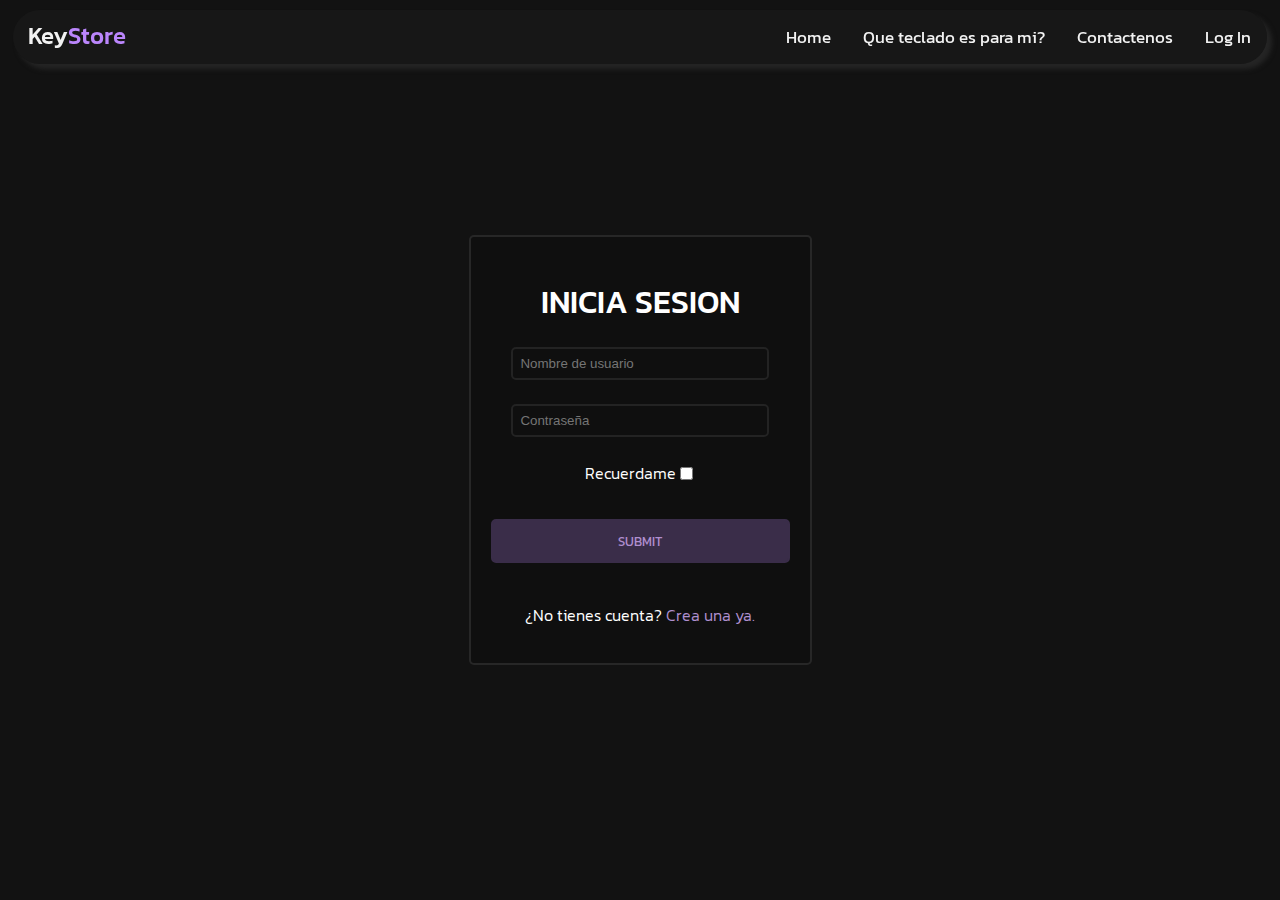
<file: login/index.html>
<!DOCTYPE html>
<html lang="en">
  <head>
    <meta charset="UTF-8" />
    <meta name="viewport" content="width=device-width, initial-scale=1.0" />
    <link rel="stylesheet" href="../style.css" />
    <link rel="stylesheet" href="../navbar.css" />
    <link rel="stylesheet" href="./login-style.css" />
    <title>Login - KeyStore</title>
  </head>
  <body>
    <header>
      <div class="topnav">
        <a href="../"
          ><h1>Key<span style="color: #bb86fc">Store</span></h1></a
        >
        <section>
          <section>
            <a class="activo" href="../">Home</a>
            <a href="../ayuda">Que teclado es para mi?</a>
            <a href="../contact">Contactenos</a>
            <a href="../login">Log In</a>
          </section>
        </section>
      </div>
    </header>

    <div class="loginbox">
      <form action="./login.php" method="post">
        <div>
          <h1>INICIA SESION</h1>

          <!-- <label for="user">Nombre de usuario:</label> -->
          <input
            placeholder="Nombre de usuario"
            type="text"
            id="user"
            name="username"
          /><br />
          <!-- <label for="pass">Contraseña:</label> -->
          <input
            placeholder="Contraseña"
            type="password"
            id="pass"
            name="password"
          /><br />

          <label style="font-weight: 300" for="privacyAgree"
            >Recuerdame
            <input type="checkbox" name="privacyAgree" id="privacyAgree" />
          </label>
          <br />

          <input class="button" type="Submit" value="SUBMIT" /> <br />
          <p>¿No tienes cuenta? <a href="../signup">Crea una ya.</a></p>
        </div>
      </form>
    </div>
  </body>
</html>
</file>
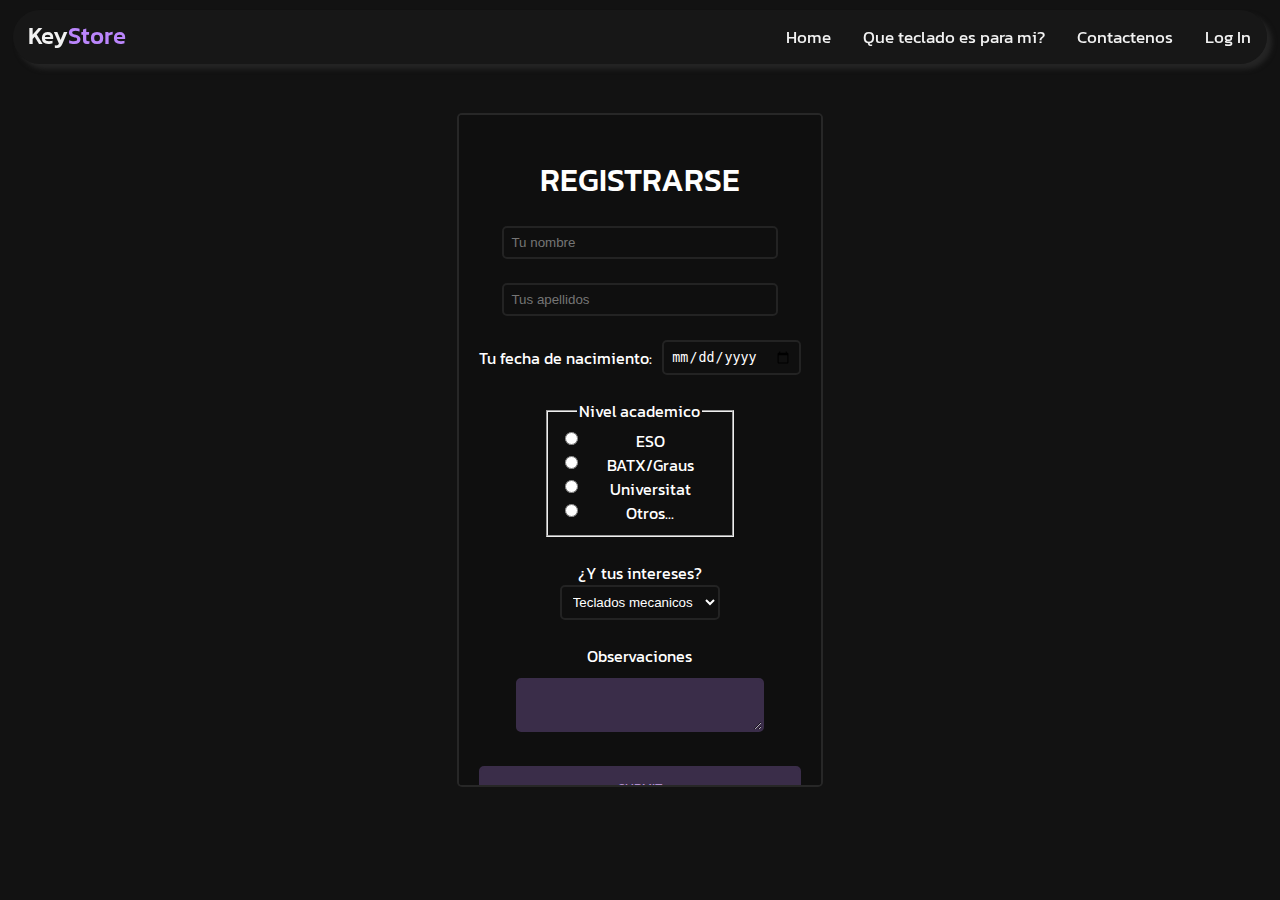
<file: signup/index.html>
<!DOCTYPE html>
<html lang="en">
  <head>
    <meta charset="UTF-8" />
    <meta name="viewport" content="width=device-width, initial-scale=1.0" />
    <link rel="stylesheet" href="../style.css" />
    <link rel="stylesheet" href="../navbar.css" />
    <link rel="stylesheet" href="./signup-style.css" />
    <title>Sign Up - KeyStore</title>
  </head>
  <body>
    <header>
      <div class="topnav">
        <a href="../"
          ><h1>Key<span style="color: #bb86fc">Store</span></h1></a
        >
        <section>
          <section>
            <a class="activo" href="../">Home</a>
            <a href="../ayuda">Que teclado es para mi?</a>
            <a href="../contact">Contactenos</a>
            <a href="../login">Log In</a>
          </section>
        </section>
      </div>
    </header>

    <div class="loginbox">
      <form action="../login/login.php" method="post">
        <div>
          <h1>REGISTRARSE</h1>

          <!-- <label for="user">Nombre de usuario:</label> -->
          <input
            placeholder="Tu nombre"
            type="text"
            id="nombre"
            name="nombre"
          /><br />
          <!-- <label for="pass">Contraseña:</label> -->
          <input
            placeholder="Tus apellidos"
            type="text"
            id="apellidos"
            name="apellidos"
          /><br />
          <span style="display: flex; gap: 10px; align-items: center">
            <label for="naixement">Tu fecha de nacimiento:</label>
            <input type="date" name="naixement" id="naixement" />
          </span>
          <br />

          <fieldset style="width: 50%">
            <legend>Nivel academico</legend>
            <label for="eso"
              >ESO
              <input type="radio" name="academico" id="eso" />
            </label>
            <br />
            <label for="batx"
              >BATX/Graus
              <input type="radio" name="academico" id="batx" />
            </label>
            <br />
            <label for="uni"
              >Universitat
              <input type="radio" name="academico" id="uni" />
            </label>
            <br />
            <label for="otros"
              >Otros...
              <input type="radio" name="academico" id="otros" />
            </label>
            <br />
          </fieldset>
          <br />

          <label for="intereses">¿Y tus intereses?</label>
          <select name="intereses" id="intereses">
            <option value="inter1">Teclados mecanicos</option>
            <option value="inter2">Teclados de membrana</option>
            <option value="inter3">Modding de teclados</option>
            <option value="inter4">Teclados Custom</option>
            <option value="inter5">Teclados DIY</option>
          </select>
          <br />
          <label for="texto">Observaciones</label>
          <textarea
            name="texto"
            id="texto"
            cols="10"
            rows="10"
            maxlength="50"
          ></textarea>
          <br />
          <input class="button" type="Submit" value="SUBMIT" />
          <input type="reset" value="RESET" class="secondarybutton" />

          <p>¿Tienes cuenta? <a href="../login">Entra ya.</a></p>
        </div>
      </form>
    </div>
  </body>
</html>
</file>
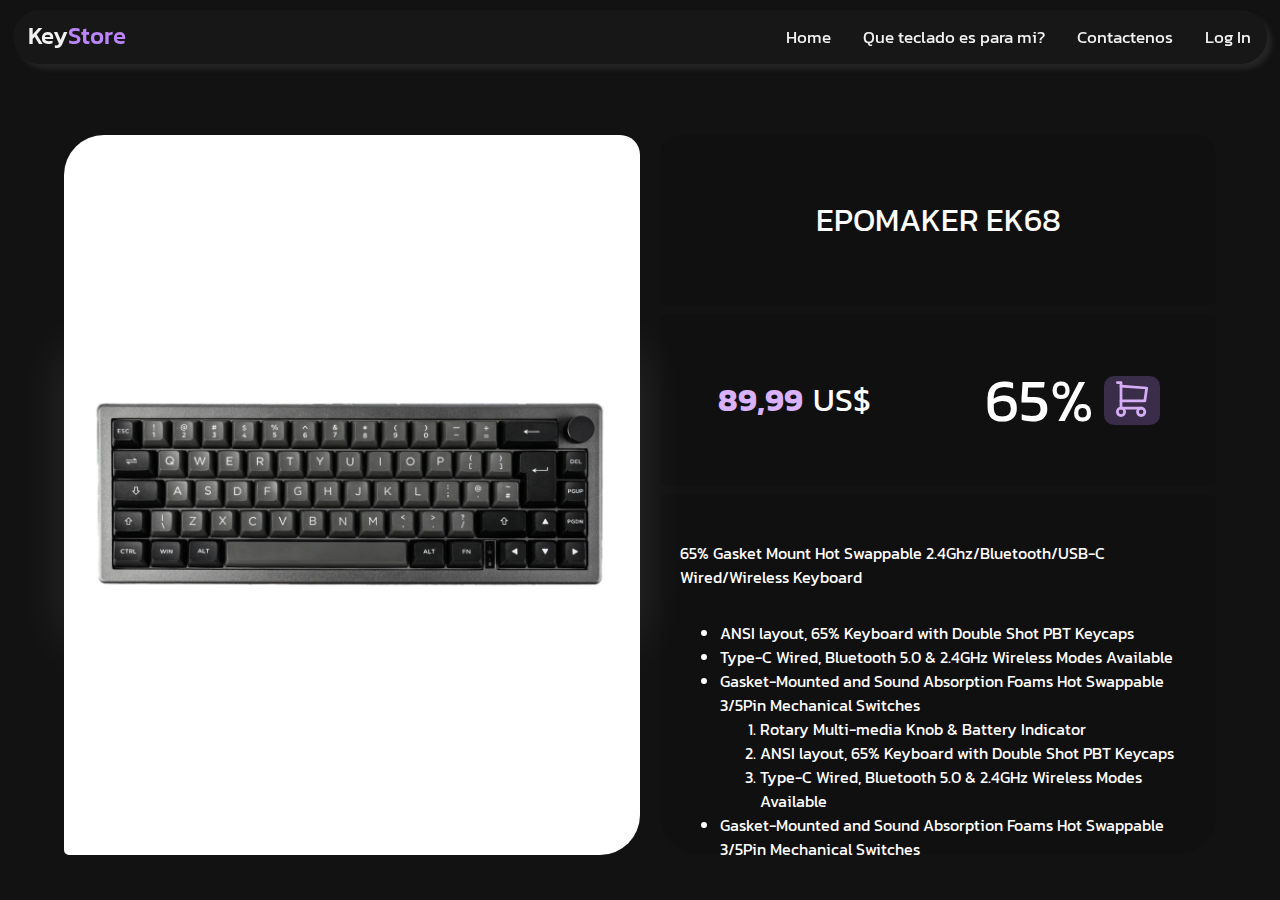
<file: Productos/teclado1.html>
<!DOCTYPE html>
<html lang="en">
  <head>
    <meta charset="UTF-8" />
    <meta name="viewport" content="width=device-width, initial-scale=1.0" />
    <link rel="stylesheet" href="./teclado1.css" />
    <link rel="stylesheet" href="../navbar.css">
    <title>KeyStore - Keyboard Shop</title>
  </head>
  <body>
    <header>
      <div class="topnav">
        <a href="../"><h1>Key<span style="color: #bb86fc">Store</span></h1></a>
        <section>
          <section>
            <a class="activo" href="../">Home</a>
            <a href="../ayuda">Que teclado es para mi?</a>
            <a href="../contact">Contactenos</a>
            <a href="../login">Log In</a>
          </section>
        </section>
      </div>
    </header>
    <div class="parent">
      <div class="div1">
        <div class="sombra"></div>
        
            <img
              class=""
              src="../static/teclado1.webp"
              alt="EPOMAKER EK68"
            />
        
      </div>
      <div class="div2">EPOMAKER EK68</div>
      <div class="div3"><b style="color:#dab1fc; padding-right: 10px;">89,99</b>US$</div>
      <div class="div4">65%
        <button>
          <a href="">
        <svg xmlns="http://www.w3.org/2000/svg" class="icon icon-tabler icon-tabler-shopping-cart" width="44" height="44" viewBox="0 0 24 24" stroke-width="1.5" stroke="#d6aef5" fill="none" stroke-linecap="round" stroke-linejoin="round">
  <path stroke="none" d="M0 0h24v24H0z" fill="none"/>
  <path d="M6 19m-2 0a2 2 0 1 0 4 0a2 2 0 1 0 -4 0" />
  <path d="M17 19m-2 0a2 2 0 1 0 4 0a2 2 0 1 0 -4 0" />
  <path d="M17 17h-11v-14h-2" />
  <path d="M6 5l14 1l-1 7h-13" />
</svg>
  
</a></button>
      </div>
      <div class="div5">
        <p style="padding-top: 10%;">
          65% Gasket Mount Hot Swappable 2.4Ghz/Bluetooth/USB-C Wired/Wireless
        Keyboard</p>
        <div>
        <ul>
          <li>ANSI layout, 65% Keyboard with Double Shot PBT Keycaps </li>
          <li>Type-C Wired, Bluetooth 5.0 & 2.4GHz Wireless Modes Available</li>
          <li>Gasket-Mounted and Sound Absorption Foams Hot Swappable 3/5Pin Mechanical Switches</li>
          <ol>
            <li>Rotary Multi-media Knob & Battery Indicator</li>
            <li>ANSI layout, 65% Keyboard with Double Shot PBT Keycaps </li>
            <li>Type-C Wired, Bluetooth 5.0 & 2.4GHz Wireless Modes Available</li>
          </ol>
          <li>Gasket-Mounted and Sound Absorption Foams Hot Swappable 3/5Pin Mechanical Switches</li>
        <ul>
      </div>
      </div>
    </div>
  </body>
</html>
</file>
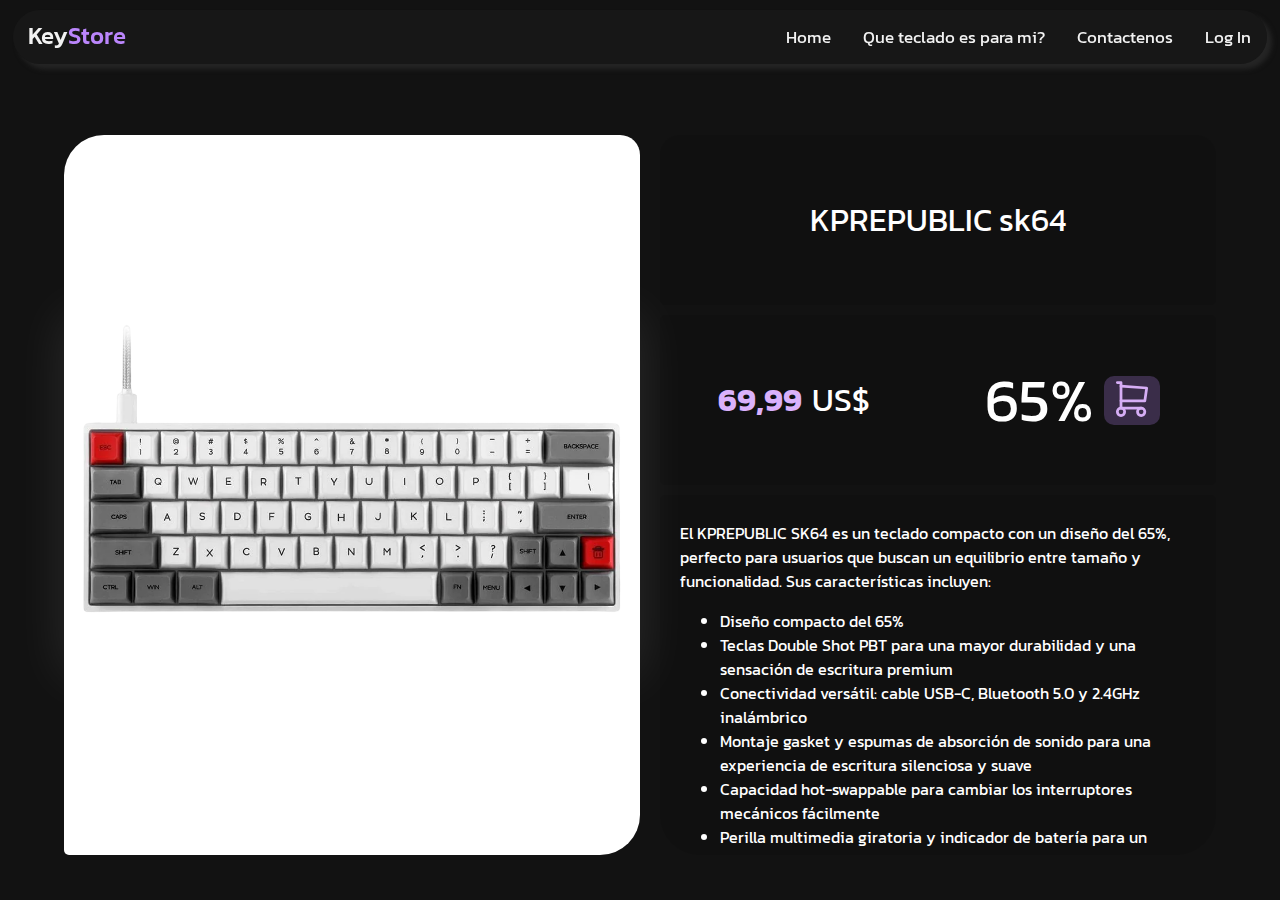
<file: Productos/teclado2.html>
<!DOCTYPE html>
<html lang="en">
  <head>
    <meta charset="UTF-8" />
    <meta name="viewport" content="width=device-width, initial-scale=1.0" />
    <link rel="stylesheet" href="./teclado2.css" />
    <link rel="stylesheet" href="../navbar.css" />
    <title>KeyStore - Keyboard Shop</title>
  </head>
  <body>
    <header>
      <div class="topnav">
        <a href="../"
          ><h1>Key<span style="color: #bb86fc">Store</span></h1></a
        >
        <section>
          <section>
            <a class="activo" href="../">Home</a>
            <a href="../ayuda">Que teclado es para mi?</a>
            <a href="../contact">Contactenos</a>
            <a href="../login">Log In</a>
          </section>
        </section>
      </div>
    </header>
    <div class="parent">
      <div class="div1">
        <div class="sombra"></div>

        <img class="" src="../static/teclado2.webp" alt="EPOMAKER EK68" />
      </div>
      <div class="div2">KPREPUBLIC sk64</div>
      <div class="div3">
        <b style="color: #dab1fc; padding-right: 10px">69,99</b>US$
      </div>
      <div class="div4">
        65%
        <button>
          <a href="">
            <svg
              xmlns="http://www.w3.org/2000/svg"
              class="icon icon-tabler icon-tabler-shopping-cart"
              width="44"
              height="44"
              viewBox="0 0 24 24"
              stroke-width="1.5"
              stroke="#d6aef5"
              fill="none"
              stroke-linecap="round"
              stroke-linejoin="round"
            >
              <path stroke="none" d="M0 0h24v24H0z" fill="none" />
              <path d="M6 19m-2 0a2 2 0 1 0 4 0a2 2 0 1 0 -4 0" />
              <path d="M17 19m-2 0a2 2 0 1 0 4 0a2 2 0 1 0 -4 0" />
              <path d="M17 17h-11v-14h-2" />
              <path d="M6 5l14 1l-1 7h-13" />
            </svg>
          </a>
        </button>
      </div>
      <div class="div5">
        <p style="padding-top: 10%">
          65% Gasket Mount Hot Swappable 2.4Ghz/Bluetooth/USB-C Wired/Wireless
          Keyboard
        </p>
        <div>
          <p>
            El KPREPUBLIC SK64 es un teclado compacto con un diseño del 65%,
            perfecto para usuarios que buscan un equilibrio entre tamaño y
            funcionalidad. Sus características incluyen:
          </p>
          <ul>
            <li>Diseño compacto del 65%</li>
            <li>
              Teclas Double Shot PBT para una mayor durabilidad y una sensación
              de escritura premium
            </li>
            <li>
              Conectividad versátil: cable USB-C, Bluetooth 5.0 y 2.4GHz
              inalámbrico
            </li>
            <li>
              Montaje gasket y espumas de absorción de sonido para una
              experiencia de escritura silenciosa y suave
            </li>
            <li>
              Capacidad hot-swappable para cambiar los interruptores mecánicos
              fácilmente
            </li>
            <li>
              Perilla multimedia giratoria y indicador de batería para un
              control conveniente y una fácil gestión de la energía
            </li>
          </ul>
          <p>
            Ya sea que estés trabajando en tu escritorio o moviéndote, el
            KPREPUBLIC SK64 te ofrece la flexibilidad y el rendimiento que
            necesitas en un teclado compacto y elegante.
          </p>
        </div>
      </div>
    </div>
  </body>
</html>
</file>
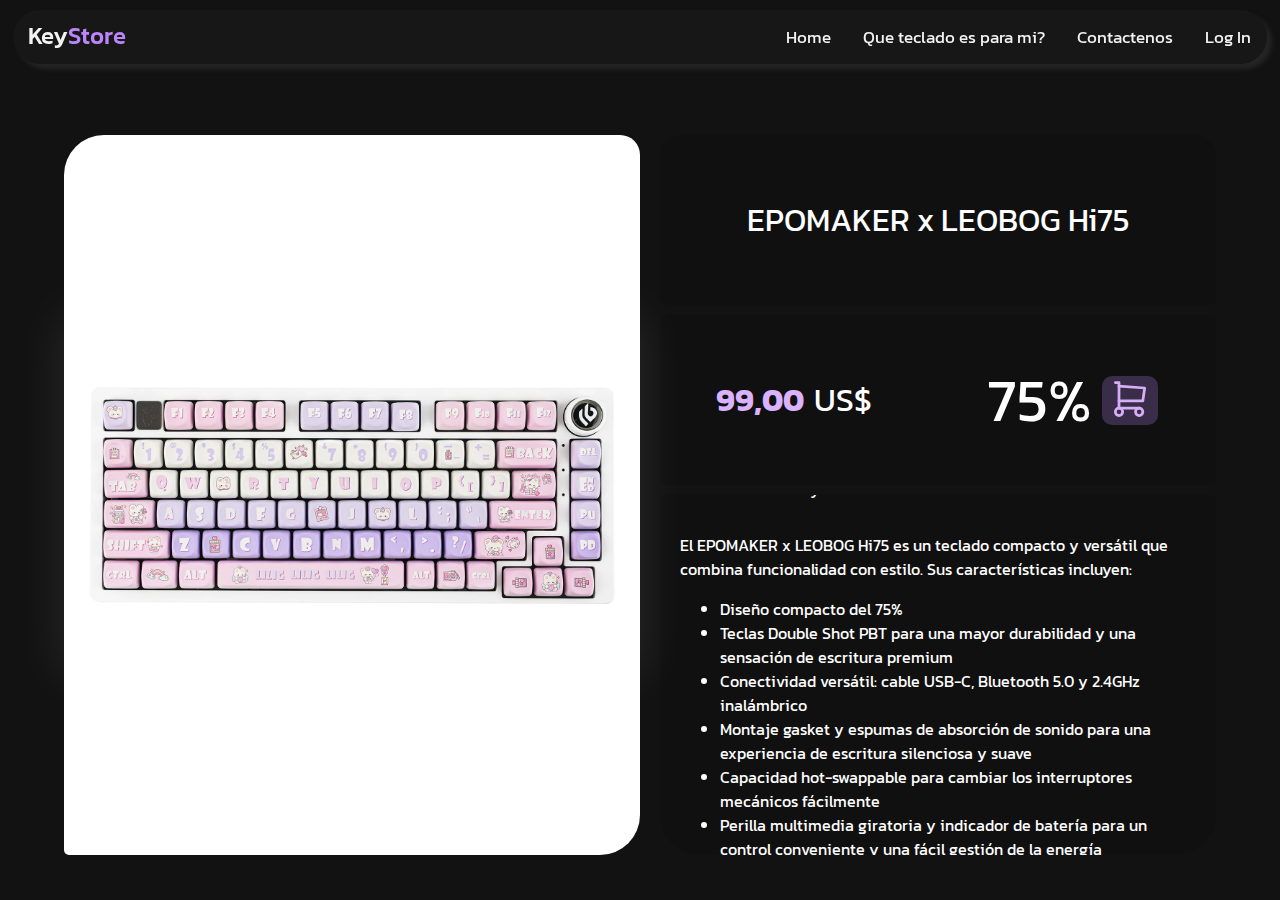
<file: Productos/teclado3.html>
<!DOCTYPE html>
<html lang="en">
  <head>
    <meta charset="UTF-8" />
    <meta name="viewport" content="width=device-width, initial-scale=1.0" />
    <link rel="stylesheet" href="./teclado3.css" />
    <link rel="stylesheet" href="../navbar.css" />
    <title>KeyStore - Keyboard Shop</title>
  </head>
  <body>
    <header>
      <div class="topnav">
        <a href="../"
          ><h1>Key<span style="color: #bb86fc">Store</span></h1></a
        >
        <section>
          <section>
            <a class="activo" href="../">Home</a>
            <a href="../ayuda">Que teclado es para mi?</a>
            <a href="../contact">Contactenos</a>
            <a href="../login">Log In</a>
          </section>
        </section>
      </div>
    </header>
    <div class="parent">
      <div class="div1">
        <div class="sombra"></div>

        <img class="" src="../static/teclado3.webp" alt="EPOMAKER EK68" />
      </div>
      <div class="div2">EPOMAKER x LEOBOG Hi75</div>
      <div class="div3">
        <b style="color: #dab1fc; padding-right: 10px">99,00</b>US$
      </div>
      <div class="div4">
        75%
        <button>
          <a href="">
            <svg
              xmlns="http://www.w3.org/2000/svg"
              class="icon icon-tabler icon-tabler-shopping-cart"
              width="44"
              height="44"
              viewBox="0 0 24 24"
              stroke-width="1.5"
              stroke="#d6aef5"
              fill="none"
              stroke-linecap="round"
              stroke-linejoin="round"
            >
              <path stroke="none" d="M0 0h24v24H0z" fill="none" />
              <path d="M6 19m-2 0a2 2 0 1 0 4 0a2 2 0 1 0 -4 0" />
              <path d="M17 19m-2 0a2 2 0 1 0 4 0a2 2 0 1 0 -4 0" />
              <path d="M17 17h-11v-14h-2" />
              <path d="M6 5l14 1l-1 7h-13" />
            </svg>
          </a>
        </button>
      </div>
      <div class="div5">
        <p style="padding-top: 10%">
          65% Gasket Mount Hot Swappable 2.4Ghz/Bluetooth/USB-C Wired/Wireless
          Keyboard
        </p>
        <div>
          <p>
            El EPOMAKER x LEOBOG Hi75 es un teclado compacto y versátil que
            combina funcionalidad con estilo. Sus características incluyen:
          </p>
          <ul>
            <li>Diseño compacto del 75%</li>
            <li>
              Teclas Double Shot PBT para una mayor durabilidad y una sensación
              de escritura premium
            </li>
            <li>
              Conectividad versátil: cable USB-C, Bluetooth 5.0 y 2.4GHz
              inalámbrico
            </li>
            <li>
              Montaje gasket y espumas de absorción de sonido para una
              experiencia de escritura silenciosa y suave
            </li>
            <li>
              Capacidad hot-swappable para cambiar los interruptores mecánicos
              fácilmente
            </li>
            <li>
              Perilla multimedia giratoria y indicador de batería para un
              control conveniente y una fácil gestión de la energía
            </li>
          </ul>
          <p>
            Ya sea que estés trabajando en tu escritorio o moviéndote, el
            EPOMAKER x LEOBOG Hi75 te ofrece la flexibilidad y el rendimiento
            que necesitas en un teclado compacto y elegante.
          </p>
        </div>
      </div>
    </div>
  </body>
</html>
</file>
<file: style.css>
@import url("https://fonts.googleapis.com/css2?family=Kanit:ital,wght@0,100;0,200;0,300;0,400;0,500;0,600;0,700;0,800;0,900;1,100;1,200;1,300;1,400;1,500;1,600;1,700;1,800;1,900&display=swap");
@import url("https://fonts.googleapis.com/css2?family=Inter:wght@100..900&display=swap");

html {
  scroll-behavior: smooth;
}

body {
  margin: 0;
  font-family: "Kanit", sans-serif;
  background-color: #121212;
  color: white;
}

/* Right column */
.rightcolumn {
  float: left;
  width: 25%;
  background-color: #f1f1f1;
  padding-left: 20px;
}

/* Fake image */
.fakeimg {
  background-color: #aaa;
  width: 100%;
  padding: 20px;
}

/* Add a card effect for articles */
.card {
  background-color: white;
  padding: 20px;
  margin-top: 20px;
}

/* Clear floats after the columns */
.row::after {
  content: "";
  display: table;
  clear: both;
}

/* Footer */
.footer {
  padding: 20px;
  text-align: center;
  background: #ddd;
  margin-top: 20px;
}

/* Responsive layout - when the screen is less than 800px wide, make the two columns stack on top of each other instead of next to each other */
@media screen and (max-width: 800px) {
  .leftcolumn,
  .rightcolumn {
    width: 100%;
    padding: 0;
  }
}

/* Responsive layout - when the screen is less than 400px wide, make the navigation links stack on top of each other instead of next to each other */
@media screen and (max-width: 400px) {
  .topnav a {
    float: none;
    width: 100%;
  }
}

/* Add a black background color to the top navigation */
.topnav {
  background-color: #333;
  overflow: hidden;
}

/* Style the links inside the navigation bar */
.topnav a {
  float: left;
  color: #f2f2f2;
  text-align: center;
  padding: 14px 16px;
  text-decoration: none;
  font-size: 17px;
}

/* Change the color of links on hover */
.topnav a:hover {
  background-color: #ddd;
  color: black;
}

/* Add a color to the active/current link */
.topnav a.active {
  background-color: #04aa6d;
  color: white;
}
</file>
<file: navbar.css>
@import url("https://fonts.googleapis.com/css2?family=Kanit:ital,wght@0,100;0,200;0,300;0,400;0,500;0,600;0,700;0,800;0,900;1,100;1,200;1,300;1,400;1,500;1,600;1,700;1,800;1,900&display=swap");
@import url("https://fonts.googleapis.com/css2?family=Inter:wght@100..900&display=swap");

body::-webkit-scrollbar {
  width: 5px; /* width of the entire scrollbar */
}

body::-webkit-scrollbar-track {
  background: transparent; /* color of the tracking area */
}

body::-webkit-scrollbar-thumb {
  background-color: #dab1fc; /* color of the scroll thumb */
  border-radius: 20px; /* roundness of the scdiv5*/
}

body {
  margin: 0;
}

header {
  z-index: 999999;
  position: fixed;
  display: flex;
  width: 100%;
  margin: auto;
  top: 0;
  justify-content: center;
}

.topnav {
  z-index: 9999999999999;
  position: relative;
  width: 98%;
  font-family: "Kanit", sans-serif;
  background-color: rgb(37, 37, 37, 0.3);
  box-shadow: 5px 5px 5px rgb(37, 37, 37, 1);
  overflow: hidden;
  border-radius: 50px;
  margin-top: 10px;
}

h1 {
  font-family: "Kanit", sans-serif;
  font-weight: 500;
  font-style: normal;
  text-shadow: none;
}
.topnav > a > h1 {
  position: absolute;
  top: 8px;
  left: 15px;
  bottom: 0;
  margin: auto;
  font-size: 24px !important;
  font-family: "Kanit", sans-serif;
  font-weight: 500;
  font-style: normal;
  text-shadow: none;
}

.topnav > section {
  float: right;
}

/* Style the links inside the navigation bar */
.topnav a {
  float: left;
  color: #f2f2f2;
  background-color: transparent !important;
  transition: background-color 0.5s ease-in-out, color 0.2s ease-in-out;
  text-align: center;
  padding: 14px 16px !important;
  text-decoration: none;
  font-size: 17px;
}

/* Change the color of links on hover */
.topnav > section > section > a:hover {
  background: linear-gradient(
    90deg,
    rgba(221, 221, 221, 1) 30%,
    rgba(204, 201, 201, 1) 48%,
    rgba(154, 153, 153, 1) 76%
  );

  box-shadow: 0px 0px 10px rgba(154, 153, 153, 1);

  color: black;
}

/* Add a color to the active/current link */
.topnav > a:active {
  background-color: #222222;
  color: white;
}
</file>
<file: login/login-style.css>
html {
  background: #121212;
  background-size: cover;
  background-repeat: no-repeat;
  width: 100%;
  height: 100%;
}

body {
  color: white;
  accent-color: #bb86fc;
}

.loginbox h1 {
  font-weight: 500;
  padding: 0 50px;
}

p {
  font-weight: 300;
}

a {
  color: #b08fcf;
  text-decoration: none;
}

.loginbox {
  text-align: center;
  margin-top: 10%;
}

@keyframes mymove {
  50% {
    box-shadow: 0px 0px 200px rgba(176, 143, 207, 0.105);
  }
}

.loginbox > form {
  background-color: #0f0f0f;
  border-radius: 5px;
  border: 2px solid rgba(255, 255, 255, 0.1);
  position: absolute;
  width: fit-content;
  height: fit-content;
  padding: 20px;
  inset: 0;
  margin: auto;
  animation: mymove 7s ease-out infinite;
}

form > div > label {
  display: flex;
  align-items: center;
}

.loginbox > form > div {
  display: flex;
  flex-direction: column;
  justify-content: center;
  align-items: center;
  margin: auto;
}

input[type="text"],
input[type="password"] {
  color: white;
  background-color: rgba(0, 0, 0, 0);
  width: 80%;
  padding: 7px;
  border: #232323 2px solid;
  border-radius: 5px;
  font-weight: 300;
}

input[type="submit"] {
  font-family: "Kanit", sans-serif;
  font-size: smaller;
  color: #b08fcf;
  background-color: rgb(58, 45, 73);
  width: 100%;
  padding: 10px;
  margin-top: 10px;
  border: rgb(58, 45, 73) 2px solid;
  border-radius: 5px;
  transition: border 0.5s ease-in-out;
  cursor: pointer;
}

input[type="submit"]:hover {
  border: #b08fcf 2px solid;
  background-color: 303030;
}
</file>
<file: signup/signup-style.css>
.loginbox > form::-webkit-scrollbar {
  width: 5px; /* width of the entire scrollbar */
}

.loginbox > form::-webkit-scrollbar-track {
  background: transparent; /* color of the tracking area */
}

.loginbox > form::-webkit-scrollbar-thumb {
  background-color: rgb(103, 103, 103); /* color of the scroll thumb */
  border-radius: 20px; /* roundness of the scroll thumb */
}

html {
  background: #121212;
  background-size: cover;
  background-repeat: no-repeat;
  width: 100%;
  height: 100%;
}

body {
  color: white;
  accent-color: #bb86fc;
}

.loginbox h1 {
  font-weight: 500;
  padding: 0 50px;
}

p {
  font-weight: 300;
}

a {
  color: #b08fcf;
  text-decoration: none;
}

.loginbox {
  text-align: center;
  margin-top: 10%;
}

@keyframes mymove {
  50% {
    box-shadow: 0px 0px 200px rgba(176, 143, 207, 0.105);
  }
}

.loginbox > form {
  height: 70vh;
  overflow-y: scroll;
  background-color: #0f0f0f;
  border-radius: 5px;
  border: 2px solid rgba(255, 255, 255, 0.1);
  position: absolute;
  width: fit-content;

  padding: 20px;
  inset: 0;
  margin: auto;
  animation: mymove 7s ease-out infinite;
}

.loginbox > form > div {
  display: flex;
  flex-direction: column;
  justify-content: center;
  align-items: center;
  margin: auto;
}

input[type="date"] {
  width: fit-content !important;
}

input[type="text"],
input[type="password"] {
  color: white;
  background-color: rgba(0, 0, 0, 0);
  width: 80%;
  padding: 7px;
  border: #232323 2px solid;
  border-radius: 5px;
  font-weight: 300;
}

input[type="date"] {
  color: white;
  background-color: rgba(0, 0, 0, 0);
  width: 30%;
  padding: 7px;
  border: #232323 2px solid;
  border-radius: 5px;
  font-weight: 300;
}

select {
  color: white;
  background-color: rgba(0, 0, 0, 0);
  width: 50%;
  padding: 7px;
  border: #232323 2px solid;
  border-radius: 5px;
  font-weight: 300;
  option {
    background-color: #121212;
    color: white;
  }
}

input[type="submit"] {
  font-family: "Kanit", sans-serif;
  font-size: smaller;
  color: #b08fcf;
  background-color: rgb(58, 45, 73);
  width: 100%;
  padding: 10px;
  margin-top: 10px;
  border: rgb(58, 45, 73) 2px solid;
  border-radius: 5px;
  transition: border 0.5s ease-in-out;
  cursor: pointer;
}

.secondarybutton {
  font-family: "Kanit", sans-serif;
  font-size: smaller;
  color: #b07fec;
  background-color: #121212;
  width: 100%;
  padding: 10px;
  margin-top: 10px;
  border: #353535 2px solid;
  border-radius: 5px;
  transition: border 0.5s ease-in-out;
  cursor: pointer;
}

textarea {
  font-family: "Kanit", sans-serif;
  font-size: smaller;
  color: #b08fcf;
  background-color: rgb(58, 45, 73);
  width: 70%;
  padding: 10px;
  margin-top: 10px;
  border: rgb(58, 45, 73) 2px solid;
  border-radius: 5px;
  transition: border 0.5s ease-in-out;
  cursor: pointer;
  height: 30px;
}

input[type="radio"] {
  float: left;
}

input[type="submit"]:hover {
  border: #b08fcf 2px solid;
  background-color: 303030;
}
</file>
<file: Productos/teclado1.css>
@import url("https://fonts.googleapis.com/css2?family=Inter:wght@100..900&display=swap");
@import url("https://fonts.googleapis.com/css2?family=Londrina+Solid:wght@100;300;400;900&display=swap");
@import url("https://fonts.googleapis.com/css2?family=Kanit:ital,wght@0,100;0,200;0,300;0,400;0,500;0,600;0,700;0,800;0,900;1,100;1,200;1,300;1,400;1,500;1,600;1,700;1,800;1,900&display=swap");

.div5::-webkit-scrollbar {
  width: 5px; /* width of the entire scrollbar */
}

.div5::-webkit-scrollbar-track {
  background: transparent; /* color of the tracking area */
}

.div5::-webkit-scrollbar-thumb {
  background-color: #dab1fc; /* color of the scroll thumb */
  border-radius: 20px; /* roundness of the scdiv5*/
}

body {
  background: #121212;
  margin: 0;
  color: white;
  font-family: "Kanit", sans-serif;
}

:root {
  --bg-color: rgba(0, 0, 0, 0.099);
}

.parent {
  position: absolute;
  inset: 0;
  top: 10%;
  margin: auto;
  width: 90%;

  height: 80vh;
  display: grid;
  grid-template-columns: repeat(4, 1fr);
  grid-template-rows: repeat(4, 1fr);
  grid-column-gap: 0px;
  grid-row-gap: 0px;
}

.div1 {
  height: 100%;
  width: 100%;
  display: flex;
  justify-content: center;
  align-items: center;
  border-radius: 40px 20px 40px 5px;
  margin-right: 20px;
  background: rgb(255, 255, 255);

  position: relative;

  grid-area: 1 / 1 / 5 / 3;
}

img {
  /* Para asegurarse de que la imagen llene todo el contenedor */
  height: 40%;
  width: 100%;
  overflow: hidden;

  object-fit: cover;
  object-position: center;
  box-shadow: 0px 0px 50px rgba(255, 255, 255, 0.105);
  animation: mymove 2s infinite;
}

@keyframes mymove {
  50% {
    box-shadow: 0px 0px 200px rgb(255, 255, 255, 0.105);
  }
}

.div2 {
  font-size: xx-large;

  display: flex;
  margin-left: 20px;
  justify-content: center;
  align-items: center;
  border-radius: 20px 20px 5px 5px;
  margin-bottom: 10px;
  background: var(--bg-color);
  color: white;
  grid-area: 1 / 3 / 2 / 5;
}
.div3 {
  font-size: 32px;

  margin-left: 20px;
  border-radius: 5px 0px 0px 5px;
  margin-bottom: 10px;
  background: var(--bg-color);
  color: white;
  display: flex;
  justify-content: center;
  align-items: center;

  grid-area: 2 / 3 / 3 / 4;
}
.div4 {
  font-size: 60px;
  border-radius: 0px 5px 5px 0px;
  margin-bottom: 10px;
  background: var(--bg-color);
  color: white;
  display: flex;
  justify-content: center;
  align-items: center;

  grid-area: 2 / 4 / 3 / 5;
}
.div5 {
  margin-left: 20px;
  font-size: medium;

  overflow-y: scroll;
  display: flex;
  justify-content: center;
  align-items: top;
  flex-direction: column;
  border-radius: 5px 5px 40px 40px;
  padding: 20px;
  background: var(--bg-color);
  color: white;
  grid-area: 3 / 3 / 5 / 5;
}

button {
  display: flex;
  background: #3a2d49;
  justify-content: center;
  align-items: center;
  cursor: pointer;
  margin-left: 10px;
  border-radius: 10px;
  border: none;
  transition: 0.2s ease-in-out;
}

button:hover {
  scale: 1.1;
}
</file>
<file: Productos/teclado2.css>
@import url("https://fonts.googleapis.com/css2?family=Inter:wght@100..900&display=swap");
@import url("https://fonts.googleapis.com/css2?family=Londrina+Solid:wght@100;300;400;900&display=swap");
@import url("https://fonts.googleapis.com/css2?family=Kanit:ital,wght@0,100;0,200;0,300;0,400;0,500;0,600;0,700;0,800;0,900;1,100;1,200;1,300;1,400;1,500;1,600;1,700;1,800;1,900&display=swap");

.div5::-webkit-scrollbar {
  width: 5px; /* width of the entire scrollbar */
}

.div5::-webkit-scrollbar-track {
  background: transparent; /* color of the tracking area */
}

.div5::-webkit-scrollbar-thumb {
  background-color: #dab1fc; /* color of the scroll thumb */
  border-radius: 20px; /* roundness of the scdiv5*/
}

body {
  background: #121212;
  margin: 0;
  color: white;
  font-family: "Kanit", sans-serif;
}

:root {
  --bg-color: rgba(0, 0, 0, 0.099);
}

.parent {
  position: absolute;
  inset: 0;
  top: 10%;
  margin: auto;
  width: 90%;

  height: 80vh;
  display: grid;
  grid-template-columns: repeat(4, 1fr);
  grid-template-rows: repeat(4, 1fr);
  grid-column-gap: 0px;
  grid-row-gap: 0px;
}

.div1 {
  height: 100%;
  width: 100%;
  display: flex;
  justify-content: center;
  align-items: center;
  border-radius: 40px 20px 40px 5px;
  margin-right: 20px;
  background: rgb(255, 255, 255);

  position: relative;

  grid-area: 1 / 1 / 5 / 3;
}

img {
  /* Para asegurarse de que la imagen llene todo el contenedor */
  height: 50%;
  width: 100%;
  overflow: hidden;

  object-fit: cover;
  object-position: center;
  box-shadow: 0px 0px 50px rgba(255, 255, 255, 0.105);
  animation: mymove 2s infinite;
}

@keyframes mymove {
  50% {
    box-shadow: 0px 0px 200px rgb(255, 255, 255, 0.105);
  }
}

.div2 {
  font-size: xx-large;

  display: flex;
  margin-left: 20px;
  justify-content: center;
  align-items: center;
  border-radius: 20px 20px 5px 5px;
  margin-bottom: 10px;
  background: var(--bg-color);
  color: white;
  grid-area: 1 / 3 / 2 / 5;
}
.div3 {
  font-size: 32px;

  margin-left: 20px;
  border-radius: 5px 0px 0px 5px;
  margin-bottom: 10px;
  background: var(--bg-color);
  color: white;
  display: flex;
  justify-content: center;
  align-items: center;

  grid-area: 2 / 3 / 3 / 4;
}
.div4 {
  font-size: 60px;
  border-radius: 0px 5px 5px 0px;
  margin-bottom: 10px;
  background: var(--bg-color);
  color: white;
  display: flex;
  justify-content: center;
  align-items: center;

  grid-area: 2 / 4 / 3 / 5;
}
.div5 {
  margin-left: 20px;
  font-size: medium;

  overflow-y: scroll;
  display: flex;
  justify-content: center;
  align-items: top;
  flex-direction: column;
  border-radius: 5px 5px 40px 40px;
  padding: 20px;
  background: var(--bg-color);
  color: white;
  grid-area: 3 / 3 / 5 / 5;
}

button {
  display: flex;
  background: #3a2d49;
  justify-content: center;
  align-items: center;
  cursor: pointer;
  margin-left: 10px;
  border-radius: 10px;
  border: none;
  transition: 0.2s ease-in-out;
}

button:hover {
  scale: 1.1;
}
</file>
<file: Productos/teclado3.css>
@import url("https://fonts.googleapis.com/css2?family=Inter:wght@100..900&display=swap");
@import url("https://fonts.googleapis.com/css2?family=Londrina+Solid:wght@100;300;400;900&display=swap");
@import url("https://fonts.googleapis.com/css2?family=Kanit:ital,wght@0,100;0,200;0,300;0,400;0,500;0,600;0,700;0,800;0,900;1,100;1,200;1,300;1,400;1,500;1,600;1,700;1,800;1,900&display=swap");

.div5::-webkit-scrollbar {
  width: 5px; /* width of the entire scrollbar */
}

.div5::-webkit-scrollbar-track {
  background: transparent; /* color of the tracking area */
}

.div5::-webkit-scrollbar-thumb {
  background-color: #dab1fc; /* color of the scroll thumb */
  border-radius: 20px; /* roundness of the scdiv5*/
}

body {
  background: #121212;
  margin: 0;
  color: white;
  font-family: "Kanit", sans-serif;
}

:root {
  --bg-color: rgba(0, 0, 0, 0.099);
}

.parent {
  position: absolute;
  inset: 0;
  top: 10%;
  margin: auto;
  width: 90%;

  height: 80vh;
  display: grid;
  grid-template-columns: repeat(4, 1fr);
  grid-template-rows: repeat(4, 1fr);
  grid-column-gap: 0px;
  grid-row-gap: 0px;
}

.div1 {
  height: 100%;
  width: 100%;
  display: flex;
  justify-content: center;
  align-items: center;
  border-radius: 40px 20px 40px 5px;
  margin-right: 20px;
  background: rgb(255, 255, 255);

  position: relative;

  grid-area: 1 / 1 / 5 / 3;
}

img {
  /* Para asegurarse de que la imagen llene todo el contenedor */
  height: 50%;
  width: 100%;
  overflow: hidden;

  object-fit: cover;
  object-position: center;
  box-shadow: 0px 0px 50px rgba(255, 255, 255, 0.105);
  animation: mymove 2s infinite;
}

@keyframes mymove {
  50% {
    box-shadow: 0px 0px 200px rgb(255, 255, 255, 0.105);
  }
}

.div2 {
  font-size: xx-large;

  display: flex;
  margin-left: 20px;
  justify-content: center;
  align-items: center;
  border-radius: 20px 20px 5px 5px;
  margin-bottom: 10px;
  background: var(--bg-color);
  color: white;
  grid-area: 1 / 3 / 2 / 5;
}
.div3 {
  font-size: 32px;

  margin-left: 20px;
  border-radius: 5px 0px 0px 5px;
  margin-bottom: 10px;
  background: var(--bg-color);
  color: white;
  display: flex;
  justify-content: center;
  align-items: center;

  grid-area: 2 / 3 / 3 / 4;
}
.div4 {
  font-size: 60px;
  border-radius: 0px 5px 5px 0px;
  margin-bottom: 10px;
  background: var(--bg-color);
  color: white;
  display: flex;
  justify-content: center;
  align-items: center;

  grid-area: 2 / 4 / 3 / 5;
}
.div5 {
  margin-left: 20px;
  font-size: medium;

  overflow-y: scroll;
  display: flex;
  justify-content: center;
  align-items: top;
  flex-direction: column;
  border-radius: 5px 5px 40px 40px;
  padding: 20px;
  background: var(--bg-color);
  color: white;
  grid-area: 3 / 3 / 5 / 5;
}

button {
  display: flex;
  background: #3a2d49;
  justify-content: center;
  align-items: center;
  cursor: pointer;
  margin-left: 10px;
  border-radius: 10px;
  border: none;
  transition: 0.2s ease-in-out;
}

button:hover {
  scale: 1.1;
}
</file>
